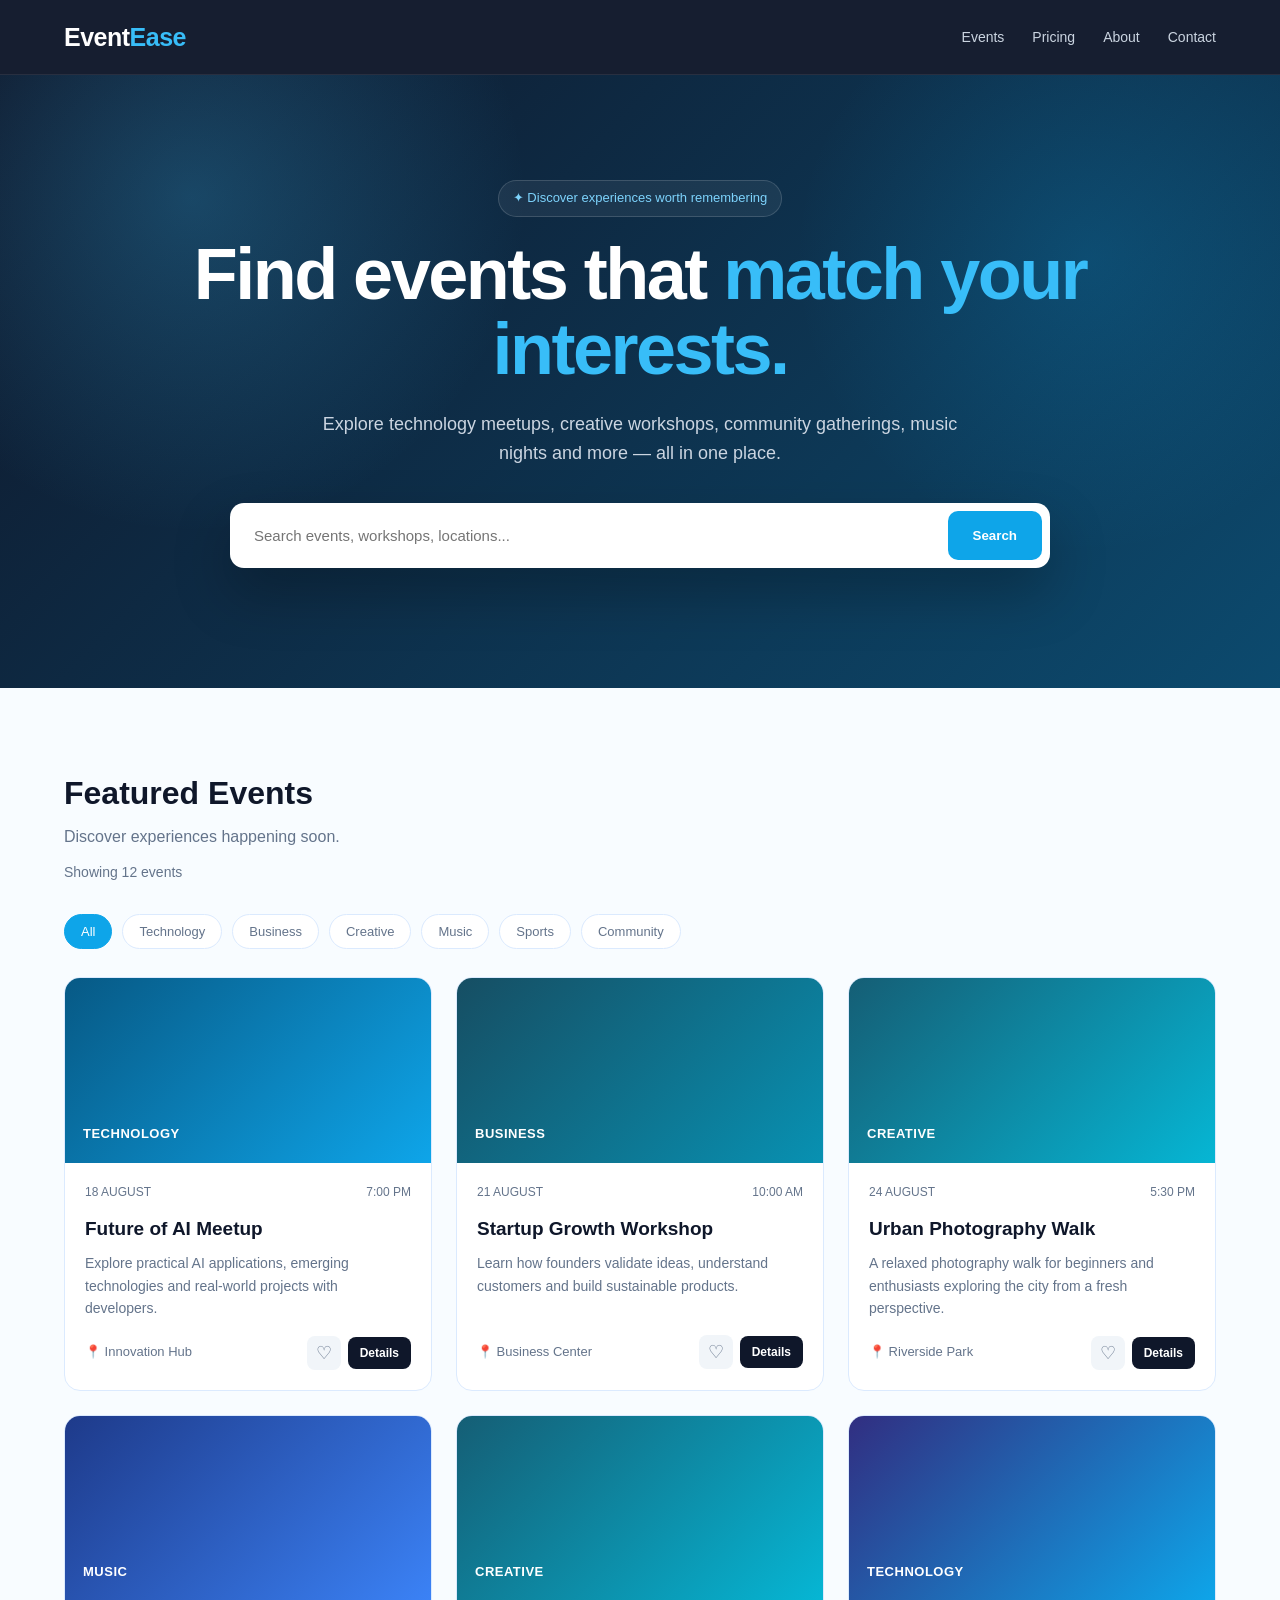
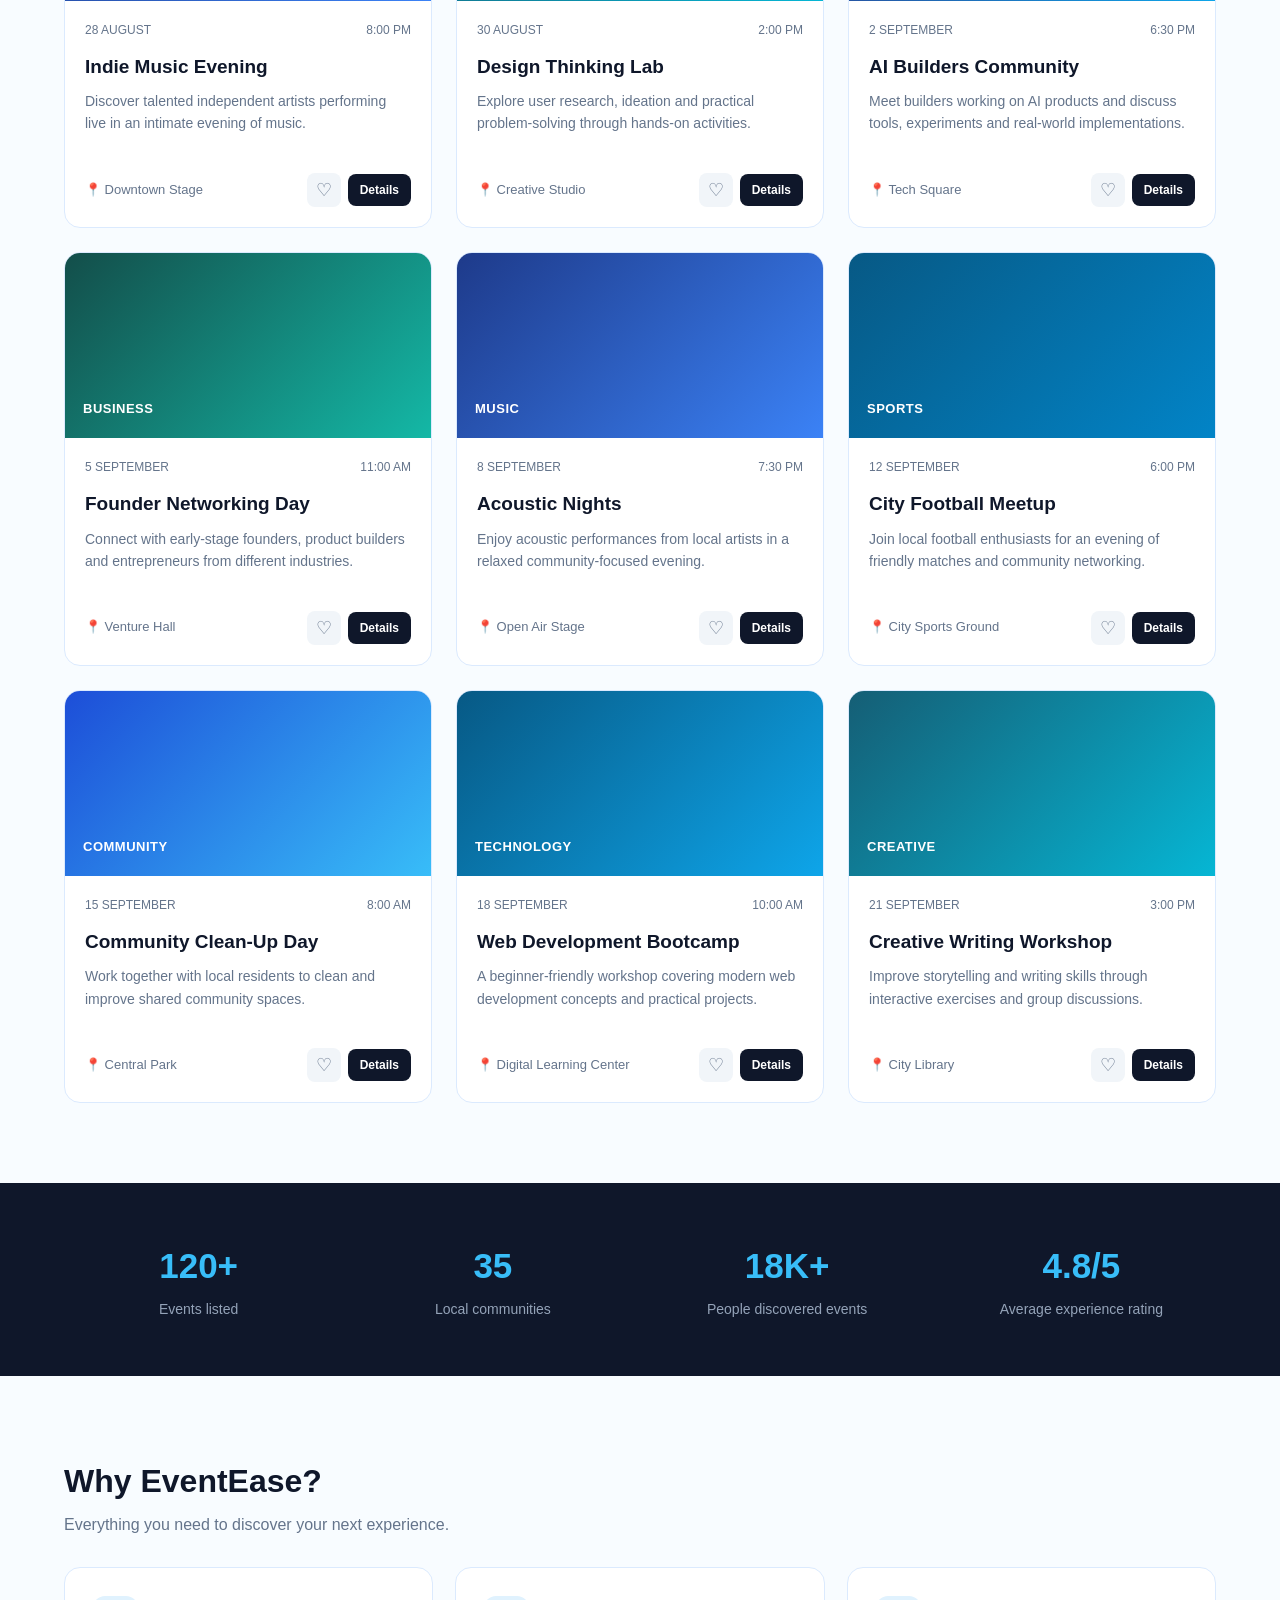
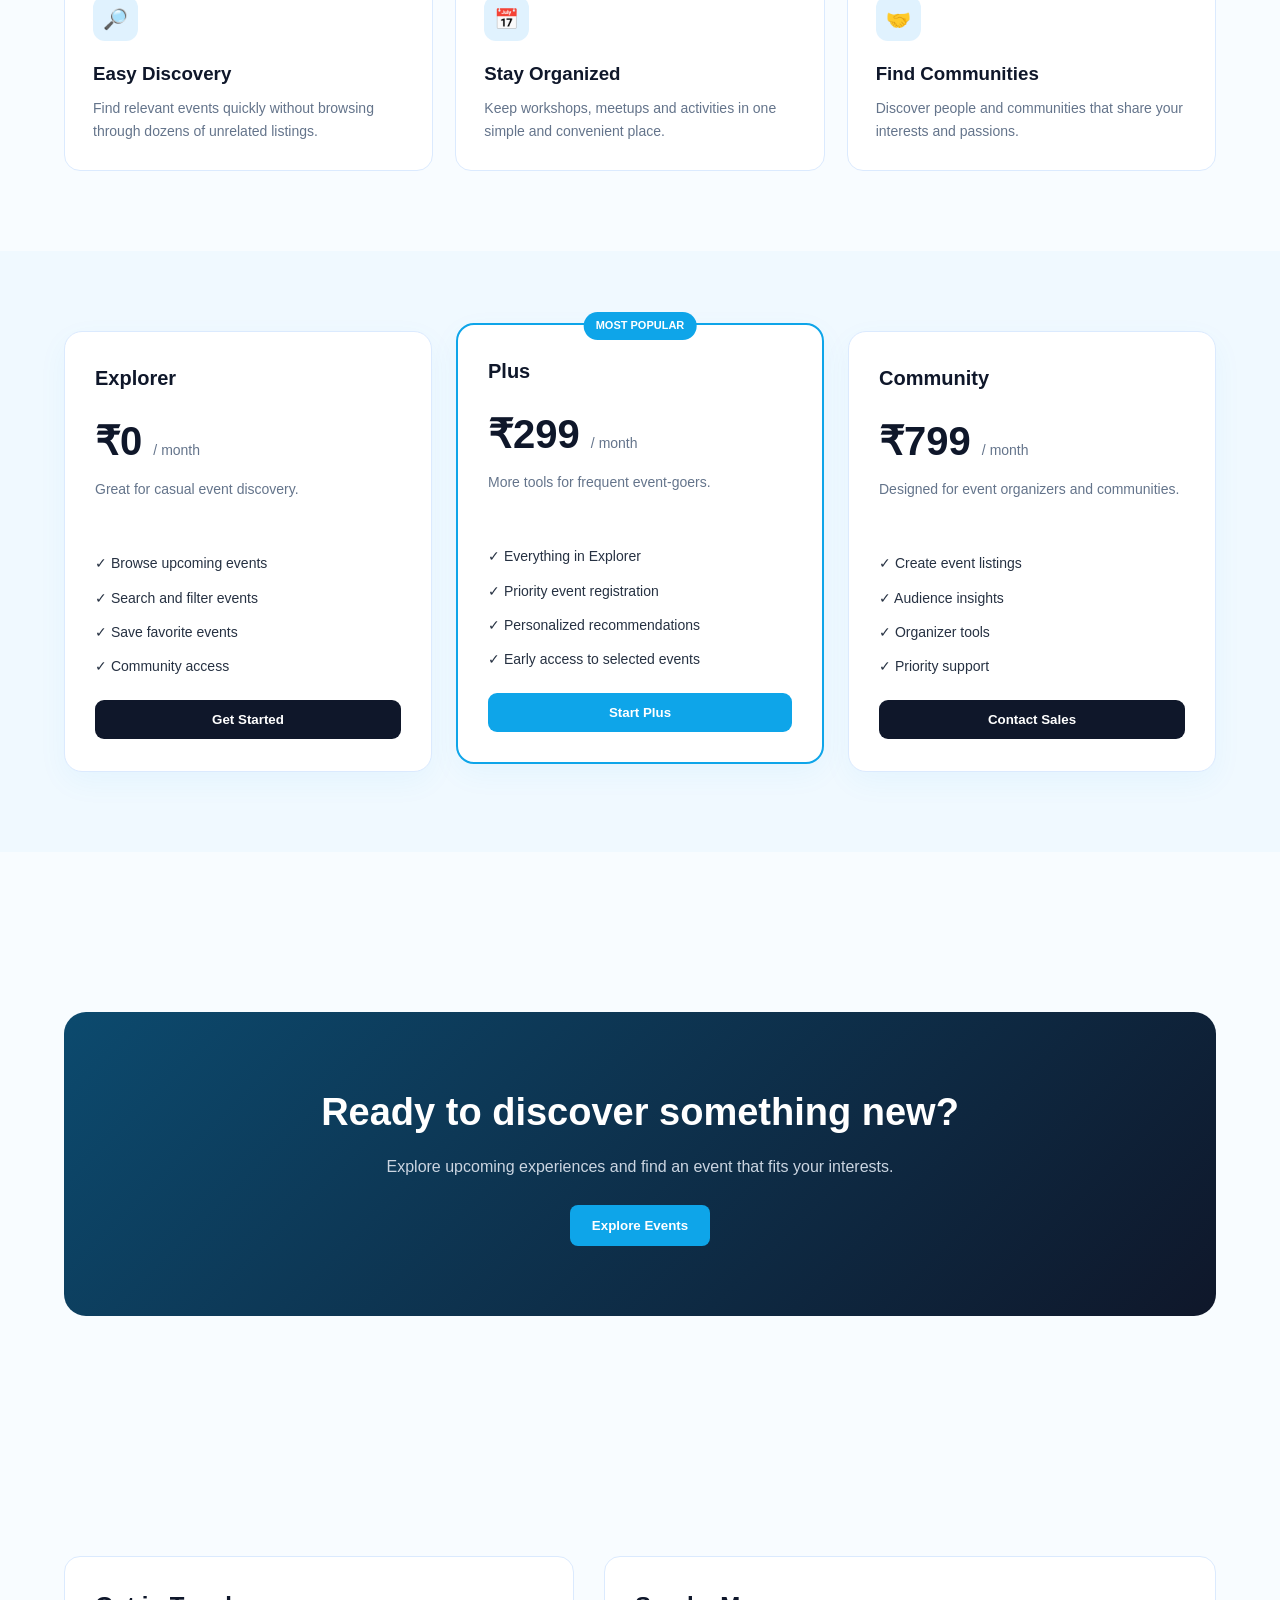
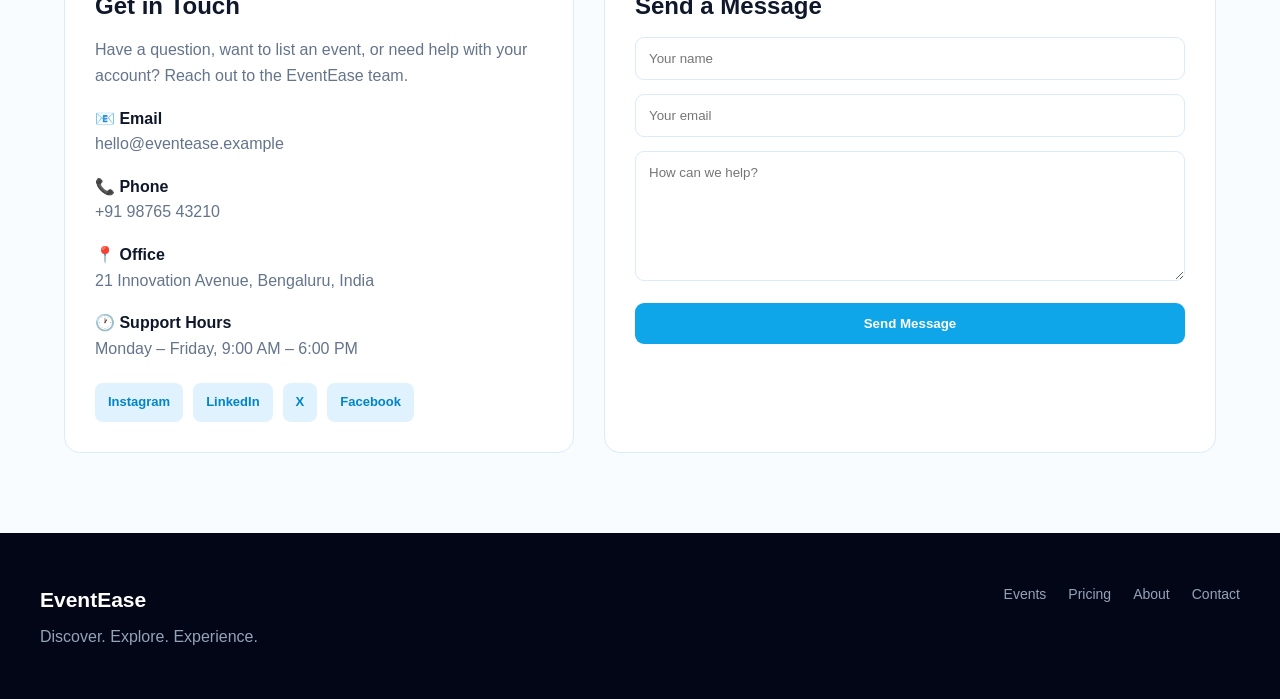
<file: index.html>
<!DOCTYPE html>
<html lang="en">
<head>
  <meta charset="UTF-8" />
  <meta name="viewport" content="width=device-width, initial-scale=1.0" />

  <title>EventEase | Discover Events</title>

  <style>
    * {
      margin: 0;
      padding: 0;
      box-sizing: border-box;
    }

    :root {
      --blue: #0ea5e9;
      --blue-dark: #0284c7;
      --blue-deep: #0369a1;
      --blue-light: #e0f2fe;
      --sky: #f0f9ff;
      --navy: #0f172a;
      --navy-2: #1e293b;
      --white: #ffffff;
      --text: #263142;
      --muted: #64748b;
      --border: #dbeafe;
      --cream: #f8fcff;
      --shadow: 0 15px 40px rgba(14, 165, 233, 0.12);
    }

    html {
      scroll-behavior: smooth;
    }

    body {
      font-family: Inter, Arial, sans-serif;
      background: var(--cream);
      color: var(--text);
      line-height: 1.6;
    }

    button,
    input,
    textarea {
      font-family: inherit;
    }

    a {
      text-decoration: none;
      color: inherit;
    }

    /* =========================
       NAVBAR
    ========================== */

    .navbar {
      position: sticky;
      top: 0;
      z-index: 1000;
      background: rgba(15, 23, 42, 0.97);
      backdrop-filter: blur(12px);
      border-bottom: 1px solid rgba(255, 255, 255, 0.08);
    }

    .nav-inner {
      max-width: 1200px;
      margin: auto;
      padding: 17px 24px;
      display: flex;
      align-items: center;
      justify-content: space-between;
      gap: 20px;
    }

    .logo {
      color: white;
      font-size: 25px;
      font-weight: 800;
      letter-spacing: -0.5px;
    }

    .logo span {
      color: #38bdf8;
    }

    .nav-links {
      display: flex;
      gap: 28px;
      color: #cbd5e1;
      font-size: 14px;
    }

    .nav-links a {
      transition: 0.2s ease;
    }

    .nav-links a:hover {
      color: #38bdf8;
    }

    /* =========================
       HERO
    ========================== */

    .hero {
      background:
        radial-gradient(
          circle at 15% 20%,
          rgba(56, 189, 248, 0.25),
          transparent 28%
        ),
        radial-gradient(
          circle at 85% 30%,
          rgba(14, 165, 233, 0.18),
          transparent 25%
        ),
        linear-gradient(
          135deg,
          #0f172a,
          #0c4a6e
        );

      color: white;
      padding: 105px 24px 120px;
      overflow: hidden;
    }

    .hero-inner {
      max-width: 1050px;
      margin: auto;
      text-align: center;
    }

    .hero-badge {
      display: inline-block;
      padding: 7px 14px;
      margin-bottom: 20px;
      border: 1px solid rgba(255,255,255,0.15);
      background: rgba(255,255,255,0.06);
      border-radius: 999px;
      color: #7dd3fc;
      font-size: 13px;
    }

    .hero h1 {
      max-width: 900px;
      margin: auto;
      font-size: clamp(42px, 7vw, 72px);
      line-height: 1.05;
      letter-spacing: -2.5px;
    }

    .hero h1 span {
      color: #38bdf8;
    }

    .hero p {
      max-width: 680px;
      margin: 22px auto 35px;
      color: #cbd5e1;
      font-size: 18px;
    }

    .search-wrapper {
      max-width: 820px;
      margin: auto;
      display: flex;
      gap: 8px;
      padding: 8px;
      background: white;
      border-radius: 14px;
      box-shadow: 0 25px 55px rgba(0,0,0,0.25);
    }

    .search-wrapper input {
      flex: 1;
      border: none;
      outline: none;
      padding: 16px;
      color: var(--text);
      font-size: 15px;
    }

    .search-btn {
      border: none;
      background: var(--blue);
      color: white;
      padding: 0 25px;
      border-radius: 10px;
      font-weight: 700;
      cursor: pointer;
      transition: 0.2s;
    }

    .search-btn:hover {
      background: var(--blue-dark);
    }

    /* =========================
       GENERAL
    ========================== */

    .section {
      max-width: 1200px;
      margin: auto;
      padding: 80px 24px;
    }

    .section-header {
      margin-bottom: 30px;
    }

    .section-header h2 {
      font-size: 32px;
      color: var(--navy);
    }

    .section-header p {
      margin-top: 5px;
      color: var(--muted);
    }

    .result-count {
      margin-top: 12px;
      color: var(--muted);
      font-size: 14px;
    }

    /* =========================
       FILTERS
    ========================== */

    .filters {
      display: flex;
      flex-wrap: wrap;
      gap: 10px;
      margin-bottom: 28px;
    }

    .filter {
      border: 1px solid var(--border);
      background: white;
      color: var(--muted);
      border-radius: 999px;
      padding: 9px 16px;
      font-size: 13px;
      cursor: pointer;
      transition: 0.2s;
    }

    .filter:hover,
    .filter.active {
      background: var(--blue);
      color: white;
      border-color: var(--blue);
    }

    /* =========================
       EVENTS
    ========================== */

    .events-grid {
      display: grid;
      grid-template-columns: repeat(3, 1fr);
      gap: 24px;
    }

    .event-card {
      background: white;
      border: 1px solid var(--border);
      border-radius: 16px;
      overflow: hidden;
      transition: 0.25s ease;
      cursor: pointer;
    }

    .event-card:hover {
      transform: translateY(-6px);
      box-shadow: var(--shadow);
      border-color: #7dd3fc;
    }

    .event-image {
      height: 185px;
      padding: 18px;
      display: flex;
      align-items: flex-end;
      color: white;
      font-size: 13px;
      font-weight: 700;
      letter-spacing: 0.5px;
    }

    .tech {
      background: linear-gradient(135deg, #075985, #0ea5e9);
    }

    .business {
      background: linear-gradient(135deg, #164e63, #0891b2);
    }

    .creative {
      background: linear-gradient(135deg, #155e75, #06b6d4);
    }

    .music {
      background: linear-gradient(135deg, #1e3a8a, #3b82f6);
    }

    .ai {
      background: linear-gradient(135deg, #312e81, #0ea5e9);
    }

    .startup {
      background: linear-gradient(135deg, #134e4a, #14b8a6);
    }

    .sports {
      background: linear-gradient(135deg, #075985, #0284c7);
    }

    .community {
      background: linear-gradient(135deg, #1d4ed8, #38bdf8);
    }

    .event-body {
      padding: 20px;
    }

    .event-meta {
      display: flex;
      justify-content: space-between;
      margin-bottom: 12px;
      color: var(--muted);
      font-size: 12px;
    }

    .event-body h3 {
      margin-bottom: 8px;
      color: var(--navy);
      font-size: 19px;
    }

    .event-body p {
      min-height: 67px;
      margin-bottom: 16px;
      color: var(--muted);
      font-size: 14px;
    }

    .event-footer {
      display: flex;
      justify-content: space-between;
      align-items: center;
      gap: 10px;
    }

    .event-location {
      color: var(--muted);
      font-size: 13px;
    }

    .event-actions {
      display: flex;
      align-items: center;
      gap: 7px;
    }

    .save-btn {
      width: 34px;
      height: 34px;
      border: none;
      border-radius: 8px;
      background: #f1f5f9;
      color: #64748b;
      font-size: 18px;
      cursor: pointer;
      transition: 0.2s;
    }

    .save-btn:hover {
      background: var(--blue-light);
      color: var(--blue);
    }

    .save-btn.saved {
      background: var(--blue-light);
      color: var(--blue);
    }

    .details-btn {
      border: none;
      background: var(--navy);
      color: white;
      padding: 9px 12px;
      border-radius: 8px;
      font-size: 12px;
      font-weight: 700;
      cursor: pointer;
    }

    .details-btn:hover {
      background: var(--blue-dark);
    }

    .empty-state {
      display: none;
      padding: 60px 20px;
      text-align: center;
      background: white;
      border: 1px dashed #bae6fd;
      border-radius: 16px;
      color: var(--muted);
    }

    /* =========================
       STATS
    ========================== */

    .stats {
      background: var(--navy);
      color: white;
    }

    .stats-inner {
      max-width: 1200px;
      margin: auto;
      padding: 55px 24px;
      display: grid;
      grid-template-columns: repeat(4, 1fr);
      gap: 25px;
      text-align: center;
    }

    .stat h3 {
      font-size: 35px;
      margin-bottom: 4px;
      color: #38bdf8;
    }

    .stat p {
      color: #94a3b8;
      font-size: 14px;
    }

    /* =========================
       WHY
    ========================== */

    .why-grid {
      display: grid;
      grid-template-columns: repeat(3, 1fr);
      gap: 22px;
    }

    .why-card {
      padding: 28px;
      background: white;
      border: 1px solid var(--border);
      border-radius: 16px;
      transition: 0.2s;
    }

    .why-card:hover {
      transform: translateY(-4px);
      box-shadow: var(--shadow);
    }

    .why-icon {
      width: 45px;
      height: 45px;
      margin-bottom: 18px;
      display: flex;
      align-items: center;
      justify-content: center;
      background: var(--blue-light);
      border-radius: 12px;
      font-size: 20px;
    }

    .why-card h3 {
      margin-bottom: 8px;
      color: var(--navy);
    }

    .why-card p {
      color: var(--muted);
      font-size: 14px;
    }

    /* =========================
       PRICING
    ========================== */

    .pricing-section {
      background: #f0f9ff;
    }

    .pricing-grid {
      max-width: 1200px;
      margin: auto;
      padding: 80px 24px;
      display: grid;
      grid-template-columns: repeat(3, 1fr);
      gap: 24px;
    }

    .pricing-card {
      position: relative;
      padding: 30px;
      background: white;
      border: 1px solid var(--border);
      border-radius: 18px;
      box-shadow: 0 10px 30px rgba(14, 165, 233, 0.05);
    }

    .pricing-card.featured {
      border: 2px solid var(--blue);
      transform: translateY(-8px);
    }

    .popular-badge {
      position: absolute;
      top: -13px;
      left: 50%;
      transform: translateX(-50%);
      padding: 5px 12px;
      background: var(--blue);
      color: white;
      border-radius: 999px;
      font-size: 11px;
      font-weight: 700;
    }

    .pricing-card h3 {
      color: var(--navy);
      font-size: 20px;
    }

    .price {
      margin: 15px 0 5px;
      color: var(--navy);
      font-size: 40px;
      font-weight: 800;
    }

    .price span {
      color: var(--muted);
      font-size: 14px;
      font-weight: 400;
    }

    .pricing-description {
      min-height: 52px;
      color: var(--muted);
      font-size: 14px;
    }

    .pricing-list {
      list-style: none;
      margin: 22px 0;
    }

    .pricing-list li {
      margin-bottom: 12px;
      color: var(--text);
      font-size: 14px;
    }

    .pricing-button {
      width: 100%;
      padding: 12px;
      border: none;
      border-radius: 9px;
      background: var(--navy);
      color: white;
      font-weight: 700;
      cursor: pointer;
    }

    .pricing-card.featured .pricing-button {
      background: var(--blue);
    }

    .pricing-button:hover {
      background: var(--blue-dark);
    }

    /* =========================
       CTA
    ========================== */

    .cta {
      max-width: 1200px;
      margin: 80px auto;
      padding: 70px 30px;
      border-radius: 22px;
      background: linear-gradient(135deg, #0c4a6e, #0f172a);
      color: white;
      text-align: center;
    }

    .cta h2 {
      margin-bottom: 12px;
      font-size: 38px;
    }

    .cta p {
      max-width: 600px;
      margin: auto auto 25px;
      color: #cbd5e1;
    }

    .cta button {
      border: none;
      background: var(--blue);
      color: white;
      padding: 13px 22px;
      border-radius: 8px;
      font-weight: 700;
      cursor: pointer;
    }

    .cta button:hover {
      background: var(--blue-dark);
    }

    /* =========================
       CONTACT
    ========================== */

    .contact-grid {
      display: grid;
      grid-template-columns: 1fr 1.2fr;
      gap: 30px;
    }

    .contact-info,
    .contact-form {
      padding: 30px;
      background: white;
      border: 1px solid var(--border);
      border-radius: 16px;
    }

    .contact-info h2,
    .contact-form h2 {
      color: var(--navy);
      margin-bottom: 12px;
    }

    .contact-info p {
      margin-bottom: 10px;
      color: var(--muted);
    }

    .contact-item {
      margin-top: 17px;
    }

    .contact-item strong {
      color: var(--navy);
    }

    .socials {
      display: flex;
      flex-wrap: wrap;
      gap: 10px;
      margin-top: 22px;
    }

    .social {
      padding: 9px 13px;
      border-radius: 8px;
      background: var(--blue-light);
      color: var(--blue-dark);
      font-size: 13px;
      font-weight: 700;
    }

    .contact-form input,
    .contact-form textarea {
      width: 100%;
      margin-bottom: 14px;
      padding: 13px;
      border: 1px solid var(--border);
      border-radius: 9px;
      outline: none;
    }

    .contact-form input:focus,
    .contact-form textarea:focus {
      border-color: var(--blue);
    }

    .contact-form textarea {
      min-height: 130px;
      resize: vertical;
    }

    .contact-form button {
      width: 100%;
      padding: 13px;
      border: none;
      border-radius: 9px;
      background: var(--blue);
      color: white;
      font-weight: 700;
      cursor: pointer;
    }

    .contact-form button:hover {
      background: var(--blue-dark);
    }

    /* =========================
       FOOTER
    ========================== */

    footer {
      padding: 50px 24px;
      background: #020617;
      color: #94a3b8;
    }

    .footer-inner {
      max-width: 1200px;
      margin: auto;
      display: flex;
      justify-content: space-between;
      gap: 30px;
    }

    .footer-brand {
      color: white;
      font-size: 21px;
      font-weight: 700;
      margin-bottom: 7px;
    }

    .footer-links {
      display: flex;
      flex-wrap: wrap;
      gap: 22px;
      font-size: 14px;
    }

    .footer-links a:hover {
      color: #38bdf8;
    }

    /* =========================
       EVENT MODAL
    ========================== */

    .modal-overlay {
      position: fixed;
      inset: 0;
      z-index: 3000;
      display: none;
      align-items: center;
      justify-content: center;
      padding: 20px;
      background: rgba(15, 23, 42, 0.78);
    }

    .modal-overlay.show {
      display: flex;
    }

    .event-modal {
      position: relative;
      width: 100%;
      max-width: 600px;
      max-height: 90vh;
      overflow-y: auto;
      padding: 35px;
      background: white;
      border-radius: 20px;
      box-shadow: 0 25px 60px rgba(0,0,0,0.3);
      animation: modalOpen 0.2s ease;
    }

    @keyframes modalOpen {
      from {
        opacity: 0;
        transform: translateY(20px) scale(0.97);
      }

      to {
        opacity: 1;
        transform: translateY(0) scale(1);
      }
    }

    .modal-close {
      position: absolute;
      top: 12px;
      right: 15px;
      border: none;
      background: transparent;
      color: var(--muted);
      font-size: 28px;
      cursor: pointer;
    }

    .modal-close:hover {
      color: var(--blue);
    }

    .modal-category {
      display: inline-block;
      margin-bottom: 12px;
      padding: 6px 10px;
      background: var(--blue-light);
      color: var(--blue-dark);
      border-radius: 999px;
      font-size: 12px;
      font-weight: 700;
    }

    .event-modal h2 {
      margin-bottom: 18px;
      color: var(--navy);
      font-size: 30px;
    }

    .modal-info {
      display: flex;
      flex-wrap: wrap;
      gap: 10px;
      margin-bottom: 22px;
    }

    .modal-info span {
      padding: 9px 11px;
      background: #f8fafc;
      border-radius: 8px;
      color: var(--muted);
      font-size: 13px;
    }

    .modal-description {
      color: var(--muted);
      font-size: 15px;
      margin-bottom: 20px;
    }

    .modal-extra {
      margin-top: 20px;
      padding: 18px;
      background: var(--sky);
      border-radius: 12px;
      border: 1px solid var(--border);
    }

    .modal-extra h4 {
      color: var(--navy);
      margin-bottom: 8px;
    }

    .modal-extra p {
      color: var(--muted);
      font-size: 14px;
    }

    .register-btn {
      width: 100%;
      margin-top: 24px;
      padding: 14px;
      border: none;
      border-radius: 10px;
      background: var(--blue);
      color: white;
      font-weight: 700;
      cursor: pointer;
    }

    .register-btn:hover {
      background: var(--blue-dark);
    }

    /* =========================
       TOAST
    ========================== */

    .toast {
      position: fixed;
      right: 20px;
      bottom: 20px;
      z-index: 4000;
      max-width: 360px;
      padding: 14px 17px;
      border-radius: 10px;
      background: var(--navy);
      color: white;
      opacity: 0;
      transform: translateY(15px);
      pointer-events: none;
      transition: 0.25s ease;
      font-size: 14px;
    }

    .toast.show {
      opacity: 1;
      transform: translateY(0);
    }

    /* =========================
       RESPONSIVE
    ========================== */

    @media (max-width: 900px) {
      .events-grid,
      .pricing-grid {
        grid-template-columns: repeat(2, 1fr);
      }

      .why-grid {
        grid-template-columns: 1fr;
      }

      .stats-inner {
        grid-template-columns: repeat(2, 1fr);
      }

      .contact-grid {
        grid-template-columns: 1fr;
      }

      .nav-links {
        display: none;
      }
    }

    @media (max-width: 600px) {
      .hero {
        padding: 75px 18px 85px;
      }

      .search-wrapper {
        flex-direction: column;
      }

      .search-btn {
        height: 50px;
      }

      .events-grid,
      .pricing-grid {
        grid-template-columns: 1fr;
      }

      .stats-inner {
        grid-template-columns: 1fr 1fr;
      }

      .footer-inner {
        flex-direction: column;
      }

      .pricing-card.featured {
        transform: none;
      }

      .event-modal {
        padding: 28px 22px;
      }
    }
  </style>
</head>

<body>

  <!-- =========================
       NAVBAR
  ========================== -->

  <nav class="navbar">
    <div class="nav-inner">

      <a href="#" class="logo">
        Event<span>Ease</span>
      </a>

      <div class="nav-links">
        <a href="#events">Events</a>
        <a href="#pricing">Pricing</a>
        <a href="#about">About</a>
        <a href="#contact">Contact</a>
      </div>

    </div>
  </nav>


  <!-- =========================
       HERO
  ========================== -->

  <section class="hero">

    <div class="hero-inner">

      <div class="hero-badge">
        ✦ Discover experiences worth remembering
      </div>

      <h1>
        Find events that
        <span>match your interests.</span>
      </h1>

      <p>
        Explore technology meetups, creative workshops, community gatherings,
        music nights and more — all in one place.
      </p>

      <div class="search-wrapper">

        <input
          type="text"
          id="searchInput"
          placeholder="Search events, workshops, locations..."
        />

        <button
          class="search-btn"
          onclick="searchEvents()"
        >
          Search
        </button>

      </div>

    </div>

  </section>


  <!-- =========================
       EVENTS
  ========================== -->

  <section class="section" id="events">

    <div class="section-header">

      <h2>Featured Events</h2>

      <p>
        Discover experiences happening soon.
      </p>

      <div
        class="result-count"
        id="resultCount"
      >
        Showing 12 events
      </div>

    </div>


    <!-- FILTERS -->

    <div class="filters">

      <button
        class="filter active"
        onclick="filterEvents('all', this)"
      >
        All
      </button>

      <button
        class="filter"
        onclick="filterEvents('tech', this)"
      >
        Technology
      </button>

      <button
        class="filter"
        onclick="filterEvents('business', this)"
      >
        Business
      </button>

      <button
        class="filter"
        onclick="filterEvents('creative', this)"
      >
        Creative
      </button>

      <button
        class="filter"
        onclick="filterEvents('music', this)"
      >
        Music
      </button>

      <button
        class="filter"
        onclick="filterEvents('sports', this)"
      >
        Sports
      </button>

      <button
        class="filter"
        onclick="filterEvents('community', this)"
      >
        Community
      </button>

    </div>


    <!-- EVENTS GRID -->

    <div class="events-grid">


      <!-- EVENT 1 -->

      <div
        class="event-card"
        data-category="tech"
        onclick="showEventDetails(
          'Future of AI Meetup',
          '18 August',
          '7:00 PM',
          'Innovation Hub',
          'Technology',
          'Explore practical AI applications, emerging technologies and real-world projects with developers.',
          'Meet developers, AI enthusiasts and technology professionals. The session includes discussions about generative AI, automation and modern AI tools.'
        )"
      >

        <div class="event-image tech">
          TECHNOLOGY
        </div>

        <div class="event-body">

          <div class="event-meta">
            <span>18 AUGUST</span>
            <span>7:00 PM</span>
          </div>

          <h3>Future of AI Meetup</h3>

          <p>
            Explore practical AI applications, emerging technologies
            and real-world projects with developers.
          </p>

          <div class="event-footer">

            <span class="event-location">
              📍 Innovation Hub
            </span>

            <div class="event-actions">

              <button
                class="save-btn"
                onclick="event.stopPropagation(); saveEvent(this)"
              >
                ♡
              </button>

              <button
                class="details-btn"
                onclick="event.stopPropagation(); showEventDetails(
                  'Future of AI Meetup',
                  '18 August',
                  '7:00 PM',
                  'Innovation Hub',
                  'Technology',
                  'Explore practical AI applications, emerging technologies and real-world projects with developers.',
                  'Meet developers, AI enthusiasts and technology professionals. The session includes discussions about generative AI, automation and modern AI tools.'
                )"
              >
                Details
              </button>

            </div>

          </div>

        </div>

      </div>


      <!-- EVENT 2 -->

      <div
        class="event-card"
        data-category="business"
        onclick="showEventDetails(
          'Startup Growth Workshop',
          '21 August',
          '10:00 AM',
          'Business Center',
          'Business',
          'Learn how founders validate ideas, understand customers and build sustainable products.',
          'This practical workshop covers customer discovery, product validation, business models and early-stage growth strategies.'
        )"
      >

        <div class="event-image business">
          BUSINESS
        </div>

        <div class="event-body">

          <div class="event-meta">
            <span>21 AUGUST</span>
            <span>10:00 AM</span>
          </div>

          <h3>Startup Growth Workshop</h3>

          <p>
            Learn how founders validate ideas, understand customers
            and build sustainable products.
          </p>

          <div class="event-footer">

            <span class="event-location">
              📍 Business Center
            </span>

            <div class="event-actions">

              <button
                class="save-btn"
                onclick="event.stopPropagation(); saveEvent(this)"
              >
                ♡
              </button>

              <button
                class="details-btn"
                onclick="event.stopPropagation(); showEventDetails(
                  'Startup Growth Workshop',
                  '21 August',
                  '10:00 AM',
                  'Business Center',
                  'Business',
                  'Learn how founders validate ideas, understand customers and build sustainable products.',
                  'This practical workshop covers customer discovery, product validation, business models and early-stage growth strategies.'
                )"
              >
                Details
              </button>

            </div>

          </div>

        </div>

      </div>


      <!-- EVENT 3 -->

      <div
        class="event-card"
        data-category="creative"
        onclick="showEventDetails(
          'Urban Photography Walk',
          '24 August',
          '5:30 PM',
          'Riverside Park',
          'Creative',
          'A relaxed photography walk for beginners and enthusiasts exploring the city from a fresh perspective.',
          'Participants will explore street photography techniques, composition and creative storytelling while walking through the city.'
        )"
      >

        <div class="event-image creative">
          CREATIVE
        </div>

        <div class="event-body">

          <div class="event-meta">
            <span>24 AUGUST</span>
            <span>5:30 PM</span>
          </div>

          <h3>Urban Photography Walk</h3>

          <p>
            A relaxed photography walk for beginners and enthusiasts
            exploring the city from a fresh perspective.
          </p>

          <div class="event-footer">

            <span class="event-location">
              📍 Riverside Park
            </span>

            <div class="event-actions">

              <button
                class="save-btn"
                onclick="event.stopPropagation(); saveEvent(this)"
              >
                ♡
              </button>

              <button
                class="details-btn"
                onclick="event.stopPropagation(); showEventDetails(
                  'Urban Photography Walk',
                  '24 August',
                  '5:30 PM',
                  'Riverside Park',
                  'Creative',
                  'A relaxed photography walk for beginners and enthusiasts exploring the city from a fresh perspective.',
                  'Participants will explore street photography techniques, composition and creative storytelling while walking through the city.'
                )"
              >
                Details
              </button>

            </div>

          </div>

        </div>

      </div>


      <!-- EVENT 4 -->

      <div
        class="event-card"
        data-category="music"
        onclick="showEventDetails(
          'Indie Music Evening',
          '28 August',
          '8:00 PM',
          'Downtown Stage',
          'Music',
          'Discover talented independent artists performing live in an intimate evening of music.',
          'Enjoy live acoustic and indie performances from emerging local artists. Food and refreshments will also be available.'
        )"
      >

        <div class="event-image music">
          MUSIC
        </div>

        <div class="event-body">

          <div class="event-meta">
            <span>28 AUGUST</span>
            <span>8:00 PM</span>
          </div>

          <h3>Indie Music Evening</h3>

          <p>
            Discover talented independent artists performing live
            in an intimate evening of music.
          </p>

          <div class="event-footer">

            <span class="event-location">
              📍 Downtown Stage
            </span>

            <div class="event-actions">

              <button
                class="save-btn"
                onclick="event.stopPropagation(); saveEvent(this)"
              >
                ♡
              </button>

              <button
                class="details-btn"
                onclick="event.stopPropagation(); showEventDetails(
                  'Indie Music Evening',
                  '28 August',
                  '8:00 PM',
                  'Downtown Stage',
                  'Music',
                  'Discover talented independent artists performing live in an intimate evening of music.',
                  'Enjoy live acoustic and indie performances from emerging local artists. Food and refreshments will also be available.'
                )"
              >
                Details
              </button>

            </div>

          </div>

        </div>

      </div>


      <!-- EVENT 5 -->

      <div
        class="event-card"
        data-category="creative"
        onclick="showEventDetails(
          'Design Thinking Lab',
          '30 August',
          '2:00 PM',
          'Creative Studio',
          'Creative',
          'Explore user research, ideation and practical problem-solving through hands-on activities.',
          'Work in teams to solve real-world design challenges using user research, brainstorming, prototyping and testing.'
        )"
      >

        <div class="event-image creative">
          CREATIVE
        </div>

        <div class="event-body">

          <div class="event-meta">
            <span>30 AUGUST</span>
            <span>2:00 PM</span>
          </div>

          <h3>Design Thinking Lab</h3>

          <p>
            Explore user research, ideation and practical
            problem-solving through hands-on activities.
          </p>

          <div class="event-footer">

            <span class="event-location">
              📍 Creative Studio
            </span>

            <div class="event-actions">

              <button
                class="save-btn"
                onclick="event.stopPropagation(); saveEvent(this)"
              >
                ♡
              </button>

              <button
                class="details-btn"
                onclick="event.stopPropagation(); showEventDetails(
                  'Design Thinking Lab',
                  '30 August',
                  '2:00 PM',
                  'Creative Studio',
                  'Creative',
                  'Explore user research, ideation and practical problem-solving through hands-on activities.',
                  'Work in teams to solve real-world design challenges using user research, brainstorming, prototyping and testing.'
                )"
              >
                Details
              </button>

            </div>

          </div>

        </div>

      </div>


      <!-- EVENT 6 -->

      <div
        class="event-card"
        data-category="tech"
        onclick="showEventDetails(
          'AI Builders Community',
          '2 September',
          '6:30 PM',
          'Tech Square',
          'Technology',
          'Meet builders working on AI products and discuss tools, experiments and real-world implementations.',
          'A community meetup for developers building AI applications. Participants can share projects, ask questions and meet other builders.'
        )"
      >

        <div class="event-image ai">
          TECHNOLOGY
        </div>

        <div class="event-body">

          <div class="event-meta">
            <span>2 SEPTEMBER</span>
            <span>6:30 PM</span>
          </div>

          <h3>AI Builders Community</h3>

          <p>
            Meet builders working on AI products and discuss
            tools, experiments and real-world implementations.
          </p>

          <div class="event-footer">

            <span class="event-location">
              📍 Tech Square
            </span>

            <div class="event-actions">

              <button
                class="save-btn"
                onclick="event.stopPropagation(); saveEvent(this)"
              >
                ♡
              </button>

              <button
                class="details-btn"
                onclick="event.stopPropagation(); showEventDetails(
                  'AI Builders Community',
                  '2 September',
                  '6:30 PM',
                  'Tech Square',
                  'Technology',
                  'Meet builders working on AI products and discuss tools, experiments and real-world implementations.',
                  'A community meetup for developers building AI applications. Participants can share projects, ask questions and meet other builders.'
                )"
              >
                Details
              </button>

            </div>

          </div>

        </div>

      </div>


      <!-- EVENT 7 -->

      <div
        class="event-card"
        data-category="business"
        onclick="showEventDetails(
          'Founder Networking Day',
          '5 September',
          '11:00 AM',
          'Venture Hall',
          'Business',
          'Connect with early-stage founders, product builders and entrepreneurs from different industries.',
          'Meet entrepreneurs, startup founders and professionals. The event includes networking sessions and informal discussions.'
        )"
      >

        <div class="event-image startup">
          BUSINESS
        </div>

        <div class="event-body">

          <div class="event-meta">
            <span>5 SEPTEMBER</span>
            <span>11:00 AM</span>
          </div>

          <h3>Founder Networking Day</h3>

          <p>
            Connect with early-stage founders, product builders
            and entrepreneurs from different industries.
          </p>

          <div class="event-footer">

            <span class="event-location">
              📍 Venture Hall
            </span>

            <div class="event-actions">

              <button
                class="save-btn"
                onclick="event.stopPropagation(); saveEvent(this)"
              >
                ♡
              </button>

              <button
                class="details-btn"
                onclick="event.stopPropagation(); showEventDetails(
                  'Founder Networking Day',
                  '5 September',
                  '11:00 AM',
                  'Venture Hall',
                  'Business',
                  'Connect with early-stage founders, product builders and entrepreneurs from different industries.',
                  'Meet entrepreneurs, startup founders and professionals. The event includes networking sessions and informal discussions.'
                )"
              >
                Details
              </button>

            </div>

          </div>

        </div>

      </div>


      <!-- EVENT 8 -->

      <div
        class="event-card"
        data-category="music"
        onclick="showEventDetails(
          'Acoustic Nights',
          '8 September',
          '7:30 PM',
          'Open Air Stage',
          'Music',
          'Enjoy acoustic performances from local artists in a relaxed community-focused evening.',
          'A peaceful evening featuring acoustic performances, local artists and a community atmosphere.'
        )"
      >

        <div class="event-image music">
          MUSIC
        </div>

        <div class="event-body">

          <div class="event-meta">
            <span>8 SEPTEMBER</span>
            <span>7:30 PM</span>
          </div>

          <h3>Acoustic Nights</h3>

          <p>
            Enjoy acoustic performances from local artists in
            a relaxed community-focused evening.
          </p>

          <div class="event-footer">

            <span class="event-location">
              📍 Open Air Stage
            </span>

            <div class="event-actions">

              <button
                class="save-btn"
                onclick="event.stopPropagation(); saveEvent(this)"
              >
                ♡
              </button>

              <button
                class="details-btn"
                onclick="event.stopPropagation(); showEventDetails(
                  'Acoustic Nights',
                  '8 September',
                  '7:30 PM',
                  'Open Air Stage',
                  'Music',
                  'Enjoy acoustic performances from local artists in a relaxed community-focused evening.',
                  'A peaceful evening featuring acoustic performances, local artists and a community atmosphere.'
                )"
              >
                Details
              </button>

            </div>

          </div>

        </div>

      </div>


      <!-- EVENT 9 -->

      <div
        class="event-card"
        data-category="sports"
        onclick="showEventDetails(
          'City Football Meetup',
          '12 September',
          '6:00 PM',
          'City Sports Ground',
          'Sports',
          'Join local football enthusiasts for an evening of friendly matches and community networking.',
          'Players of different skill levels are welcome. The event focuses on friendly competition and meeting new people.'
        )"
      >

        <div class="event-image sports">
          SPORTS
        </div>

        <div class="event-body">

          <div class="event-meta">
            <span>12 SEPTEMBER</span>
            <span>6:00 PM</span>
          </div>

          <h3>City Football Meetup</h3>

          <p>
            Join local football enthusiasts for an evening
            of friendly matches and community networking.
          </p>

          <div class="event-footer">

            <span class="event-location">
              📍 City Sports Ground
            </span>

            <div class="event-actions">

              <button
                class="save-btn"
                onclick="event.stopPropagation(); saveEvent(this)"
              >
                ♡
              </button>

              <button
                class="details-btn"
                onclick="event.stopPropagation(); showEventDetails(
                  'City Football Meetup',
                  '12 September',
                  '6:00 PM',
                  'City Sports Ground',
                  'Sports',
                  'Join local football enthusiasts for an evening of friendly matches and community networking.',
                  'Players of different skill levels are welcome. The event focuses on friendly competition and meeting new people.'
                )"
              >
                Details
              </button>

            </div>

          </div>

        </div>

      </div>


      <!-- EVENT 10 -->

      <div
        class="event-card"
        data-category="community"
        onclick="showEventDetails(
          'Community Clean-Up Day',
          '15 September',
          '8:00 AM',
          'Central Park',
          'Community',
          'Work together with local residents to clean and improve shared community spaces.',
          'Volunteers will work together on cleaning, planting and improving public areas. Everyone from the local community is welcome.'
        )"
      >

        <div class="event-image community">
          COMMUNITY
        </div>

        <div class="event-body">

          <div class="event-meta">
            <span>15 SEPTEMBER</span>
            <span>8:00 AM</span>
          </div>

          <h3>Community Clean-Up Day</h3>

          <p>
            Work together with local residents to clean
            and improve shared community spaces.
          </p>

          <div class="event-footer">

            <span class="event-location">
              📍 Central Park
            </span>

            <div class="event-actions">

              <button
                class="save-btn"
                onclick="event.stopPropagation(); saveEvent(this)"
              >
                ♡
              </button>

              <button
                class="details-btn"
                onclick="event.stopPropagation(); showEventDetails(
                  'Community Clean-Up Day',
                  '15 September',
                  '8:00 AM',
                  'Central Park',
                  'Community',
                  'Work together with local residents to clean and improve shared community spaces.',
                  'Volunteers will work together on cleaning, planting and improving public areas. Everyone from the local community is welcome.'
                )"
              >
                Details
              </button>

            </div>

          </div>

        </div>

      </div>


      <!-- EVENT 11 -->

      <div
        class="event-card"
        data-category="tech"
        onclick="showEventDetails(
          'Web Development Bootcamp',
          '18 September',
          '10:00 AM',
          'Digital Learning Center',
          'Technology',
          'A beginner-friendly workshop covering modern web development concepts and practical projects.',
          'Learn the basics of HTML, CSS, JavaScript and modern web development through practical exercises.'
        )"
      >

        <div class="event-image tech">
          TECHNOLOGY
        </div>

        <div class="event-body">

          <div class="event-meta">
            <span>18 SEPTEMBER</span>
            <span>10:00 AM</span>
          </div>

          <h3>Web Development Bootcamp</h3>

          <p>
            A beginner-friendly workshop covering modern web
            development concepts and practical projects.
          </p>

          <div class="event-footer">

            <span class="event-location">
              📍 Digital Learning Center
            </span>

            <div class="event-actions">

              <button
                class="save-btn"
                onclick="event.stopPropagation(); saveEvent(this)"
              >
                ♡
              </button>

              <button
                class="details-btn"
                onclick="event.stopPropagation(); showEventDetails(
                  'Web Development Bootcamp',
                  '18 September',
                  '10:00 AM',
                  'Digital Learning Center',
                  'Technology',
                  'A beginner-friendly workshop covering modern web development concepts and practical projects.',
                  'Learn the basics of HTML, CSS, JavaScript and modern web development through practical exercises.'
                )"
              >
                Details
              </button>

            </div>

          </div>

        </div>

      </div>


      <!-- EVENT 12 -->

      <div
        class="event-card"
        data-category="creative"
        onclick="showEventDetails(
          'Creative Writing Workshop',
          '21 September',
          '3:00 PM',
          'City Library',
          'Creative',
          'Improve storytelling and writing skills through interactive exercises and group discussions.',
          'Participants will learn storytelling techniques, character development and creative writing exercises.'
        )"
      >

        <div class="event-image creative">
          CREATIVE
        </div>

        <div class="event-body">

          <div class="event-meta">
            <span>21 SEPTEMBER</span>
            <span>3:00 PM</span>
          </div>

          <h3>Creative Writing Workshop</h3>

          <p>
            Improve storytelling and writing skills through
            interactive exercises and group discussions.
          </p>

          <div class="event-footer">

            <span class="event-location">
              📍 City Library
            </span>

            <div class="event-actions">

              <button
                class="save-btn"
                onclick="event.stopPropagation(); saveEvent(this)"
              >
                ♡
              </button>

              <button
                class="details-btn"
                onclick="event.stopPropagation(); showEventDetails(
                  'Creative Writing Workshop',
                  '21 September',
                  '3:00 PM',
                  'City Library',
                  'Creative',
                  'Improve storytelling and writing skills through interactive exercises and group discussions.',
                  'Participants will learn storytelling techniques, character development and creative writing exercises.'
                )"
              >
                Details
              </button>

            </div>

          </div>

        </div>

      </div>

    </div>


    <div
      class="empty-state"
      id="emptyState"
    >
      <h3>No events found</h3>
      <p>Try another search or category.</p>
    </div>

  </section>


  <!-- =========================
       STATS
  ========================== -->

  <section class="stats">

    <div class="stats-inner">

      <div class="stat">
        <h3>120+</h3>
        <p>Events listed</p>
      </div>

      <div class="stat">
        <h3>35</h3>
        <p>Local communities</p>
      </div>

      <div class="stat">
        <h3>18K+</h3>
        <p>People discovered events</p>
      </div>

      <div class="stat">
        <h3>4.8/5</h3>
        <p>Average experience rating</p>
      </div>

    </div>

  </section>


  <!-- =========================
       WHY EVENTEASE
  ========================== -->

  <section
    class="section"
    id="about"
  >

    <div class="section-header">

      <h2>
        Why EventEase?
      </h2>

      <p>
        Everything you need to discover your next experience.
      </p>

    </div>

    <div class="why-grid">

      <div class="why-card">

        <div class="why-icon">
          🔎
        </div>

        <h3>
          Easy Discovery
        </h3>

        <p>
          Find relevant events quickly without browsing through
          dozens of unrelated listings.
        </p>

      </div>


      <div class="why-card">

        <div class="why-icon">
          📅
        </div>

        <h3>
          Stay Organized
        </h3>

        <p>
          Keep workshops, meetups and activities in one simple
          and convenient place.
        </p>

      </div>


      <div class="why-card">

        <div class="why-icon">
          🤝
        </div>

        <h3>
          Find Communities
        </h3>

        <p>
          Discover people and communities that share your interests
          and passions.
        </p>

      </div>

    </div>

  </section>


  <!-- =========================
       PRICING
  ========================== -->

  <section
    class="pricing-section"
    id="pricing"
  >

    <div class="pricing-grid">

      <div class="pricing-card">

        <h3>
          Explorer
        </h3>

        <div class="price">
          ₹0 <span>/ month</span>
        </div>

        <p class="pricing-description">
          Great for casual event discovery.
        </p>

        <ul class="pricing-list">
          <li>✓ Browse upcoming events</li>
          <li>✓ Search and filter events</li>
          <li>✓ Save favorite events</li>
          <li>✓ Community access</li>
        </ul>

        <button
          class="pricing-button"
          onclick="showToast('Explorer plan selected.')"
        >
          Get Started
        </button>

      </div>


      <div class="pricing-card featured">

        <div class="popular-badge">
          MOST POPULAR
        </div>

        <h3>
          Plus
        </h3>

        <div class="price">
          ₹299 <span>/ month</span>
        </div>

        <p class="pricing-description">
          More tools for frequent event-goers.
        </p>

        <ul class="pricing-list">
          <li>✓ Everything in Explorer</li>
          <li>✓ Priority event registration</li>
          <li>✓ Personalized recommendations</li>
          <li>✓ Early access to selected events</li>
        </ul>

        <button
          class="pricing-button"
          onclick="showToast('Plus plan selected.')"
        >
          Start Plus
        </button>

      </div>


      <div class="pricing-card">

        <h3>
          Community
        </h3>

        <div class="price">
          ₹799 <span>/ month</span>
        </div>

        <p class="pricing-description">
          Designed for event organizers and communities.
        </p>

        <ul class="pricing-list">
          <li>✓ Create event listings</li>
          <li>✓ Audience insights</li>
          <li>✓ Organizer tools</li>
          <li>✓ Priority support</li>
        </ul>

        <button
          class="pricing-button"
          onclick="showToast('Community plan selected.')"
        >
          Contact Sales
        </button>

      </div>

    </div>

  </section>


  <!-- =========================
       CTA
  ========================== -->

  <section class="section">

    <div class="cta">

      <h2>
        Ready to discover something new?
      </h2>

      <p>
        Explore upcoming experiences and find an event
        that fits your interests.
      </p>

      <button
        onclick="document.getElementById('events').scrollIntoView()"
      >
        Explore Events
      </button>

    </div>

  </section>


  <!-- =========================
       CONTACT
  ========================== -->

  <section
    class="section"
    id="contact"
  >

    <div class="contact-grid">

      <div class="contact-info">

        <h2>
          Get in Touch
        </h2>

        <p>
          Have a question, want to list an event, or need help
          with your account? Reach out to the EventEase team.
        </p>

        <div class="contact-item">
          <strong>📧 Email</strong>
          <p>hello@eventease.example</p>
        </div>

        <div class="contact-item">
          <strong>📞 Phone</strong>
          <p>+91 98765 43210</p>
        </div>

        <div class="contact-item">
          <strong>📍 Office</strong>
          <p>21 Innovation Avenue, Bengaluru, India</p>
        </div>

        <div class="contact-item">
          <strong>🕐 Support Hours</strong>
          <p>Monday – Friday, 9:00 AM – 6:00 PM</p>
        </div>

        <div class="socials">

          <a
            class="social"
            href="https://instagram.com/eventease_official"
            target="_blank"
            rel="noopener noreferrer"
          >
            Instagram
          </a>

          <a
            class="social"
            href="https://linkedin.com/company/eventease-official"
            target="_blank"
            rel="noopener noreferrer"
          >
            LinkedIn
          </a>

          <a
            class="social"
            href="https://x.com/eventease_app"
            target="_blank"
            rel="noopener noreferrer"
          >
            X
          </a>

          <a
            class="social"
            href="https://facebook.com/eventeaseofficial"
            target="_blank"
            rel="noopener noreferrer"
          >
            Facebook
          </a>

        </div>

      </div>


      <div class="contact-form">

        <h2>
          Send a Message
        </h2>

        <form onsubmit="submitContact(event)">

          <input
            type="text"
            id="contactName"
            placeholder="Your name"
            required
          />

          <input
            type="email"
            id="contactEmail"
            placeholder="Your email"
            required
          />

          <textarea
            id="contactMessage"
            placeholder="How can we help?"
            required
          ></textarea>

          <button type="submit">
            Send Message
          </button>

        </form>

      </div>

    </div>

  </section>


  <!-- =========================
       FOOTER
  ========================== -->

  <footer>

    <div class="footer-inner">

      <div>

        <div class="footer-brand">
          EventEase
        </div>

        <p>
          Discover. Explore. Experience.
        </p>

      </div>

      <div class="footer-links">

        <a href="#events">
          Events
        </a>

        <a href="#pricing">
          Pricing
        </a>

        <a href="#about">
          About
        </a>

        <a href="#contact">
          Contact
        </a>

      </div>

    </div>

  </footer>


  <!-- =========================
       EVENT DETAILS MODAL
  ========================== -->

  <div
    class="modal-overlay"
    id="eventModal"
  >

    <div class="event-modal">

      <button
        class="modal-close"
        onclick="closeEventModal()"
      >
        ×
      </button>

      <span
        id="modalCategory"
        class="modal-category"
      ></span>

      <h2
        id="modalTitle"
      ></h2>

      <div class="modal-info">

        <span id="modalDate"></span>

        <span id="modalTime"></span>

        <span id="modalLocation"></span>

      </div>

      <p
        id="modalDescription"
        class="modal-description"
      ></p>

      <div class="modal-extra">

        <h4>
          About this event
        </h4>

        <p
          id="modalExtra"
        ></p>

      </div>

      <button
        id="registerButton"
        class="register-btn"
      >
        Register for Event
      </button>

    </div>

  </div>


  <!-- =========================
       TOAST
  ========================== -->

  <div
    id="toast"
    class="toast"
  ></div>


  <!-- =========================
       JAVASCRIPT
  ========================== -->

  <script>

    let currentEvent = null;


    /* =========================
       SEARCH
    ========================== */

    function searchEvents() {

      const query = document
        .getElementById("searchInput")
        .value
        .trim()
        .toLowerCase();

      const cards =
        document.querySelectorAll(".event-card");

      let visibleCount = 0;

      cards.forEach(card => {

        const content =
          card.innerText.toLowerCase();

        const matches =
          !query || content.includes(query);

        card.style.display =
          matches ? "block" : "none";

        if (matches) {
          visibleCount++;
        }

      });

      updateResultCount(visibleCount);

      document.getElementById("emptyState").style.display =
        visibleCount === 0 ? "block" : "none";
    }


    document
      .getElementById("searchInput")
      .addEventListener(
        "input",
        searchEvents
      );


    /* =========================
       FILTERS
    ========================== */

    function filterEvents(category, button) {

      document
        .querySelectorAll(".filter")
        .forEach(btn => {
          btn.classList.remove("active");
        });

      button.classList.add("active");

      document
        .getElementById("searchInput")
        .value = "";

      const cards =
        document.querySelectorAll(".event-card");

      let visibleCount = 0;

      cards.forEach(card => {

        const matches =
          category === "all" ||
          card.dataset.category === category;

        card.style.display =
          matches ? "block" : "none";

        if (matches) {
          visibleCount++;
        }

      });

      updateResultCount(visibleCount);

      document.getElementById("emptyState").style.display =
        visibleCount === 0 ? "block" : "none";
    }


    function updateResultCount(count) {

      document.getElementById("resultCount")
        .textContent =
        `Showing ${count} event${count === 1 ? "" : "s"}`;
    }


    /* =========================
       EVENT DETAILS
    ========================== */

    function showEventDetails(
      title,
      date,
      time,
      location,
      category,
      description,
      extra
    ) {

      currentEvent = title;

      document.getElementById("modalTitle")
        .textContent = title;

      document.getElementById("modalDate")
        .textContent = `📅 ${date}`;

      document.getElementById("modalTime")
        .textContent = `⏰ ${time}`;

      document.getElementById("modalLocation")
        .textContent = `📍 ${location}`;

      document.getElementById("modalCategory")
        .textContent = category;

      document.getElementById("modalDescription")
        .textContent = description;

      document.getElementById("modalExtra")
        .textContent = extra;

      document
        .getElementById("eventModal")
        .classList.add("show");
    }


    function closeEventModal() {

      document
        .getElementById("eventModal")
        .classList.remove("show");
    }


    document
      .getElementById("eventModal")
      .addEventListener(
        "click",
        function(event) {

          if (event.target === this) {
            closeEventModal();
          }

        }
      );


    /* =========================
       REGISTER
    ========================== */

    document
      .getElementById("registerButton")
      .addEventListener(
        "click",
        function() {

          if (!currentEvent) {
            return;
          }

          showToast(
            `Registration confirmed for "${currentEvent}".`
          );

          closeEventModal();
        }
      );


    /* =========================
       SAVE EVENT
    ========================== */

    function saveEvent(button) {

      const card =
        button.closest(".event-card");

      const eventName =
        card.querySelector("h3").textContent;

      let savedEvents =
        JSON.parse(
          localStorage.getItem(
            "eventeaseSavedEvents"
          )
        ) || [];

      if (savedEvents.includes(eventName)) {

        savedEvents =
          savedEvents.filter(
            name => name !== eventName
          );

        button.classList.remove("saved");

        button.textContent = "♡";

        showToast(
          `"${eventName}" removed from saved events.`
        );

      } else {

        savedEvents.push(eventName);

        button.classList.add("saved");

        button.textContent = "♥";

        showToast(
          `"${eventName}" saved.`
        );
      }

      localStorage.setItem(
        "eventeaseSavedEvents",
        JSON.stringify(savedEvents)
      );
    }


    /* =========================
       CONTACT
    ========================== */

    function submitContact(event) {

      event.preventDefault();

      const name =
        document
          .getElementById("contactName")
          .value
          .trim();

      const email =
        document
          .getElementById("contactEmail")
          .value
          .trim();

      if (!name || !email) {

        showToast(
          "Please fill in all required fields."
        );

        return;
      }

      event.target.reset();

      showToast(
        `Thanks ${name}! Your message has been received.`
      );
    }


    /* =========================
       TOAST
    ========================== */

    function showToast(message) {

      const toast =
        document.getElementById("toast");

      toast.textContent = message;

      toast.classList.add("show");

      setTimeout(() => {

        toast.classList.remove("show");

      }, 3000);
    }


    /* =========================
       LOAD SAVED EVENTS
    ========================== */

    function loadSavedEvents() {

      const savedEvents =
        JSON.parse(
          localStorage.getItem(
            "eventeaseSavedEvents"
          )
        ) || [];

      document
        .querySelectorAll(".event-card")
        .forEach(card => {

          const eventName =
            card.querySelector("h3").textContent;

          const button =
            card.querySelector(".save-btn");

          if (
            savedEvents.includes(eventName)
          ) {

            button.classList.add("saved");

            button.textContent = "♥";
          }

        });
    }


    /* =========================
       INITIAL STATE
    ========================== */

    updateResultCount(
      document
        .querySelectorAll(".event-card")
        .length
    );

    loadSavedEvents();

  </script>


  <!-- =========================
       CONTEXTA AI WIDGET
  ========================== -->

  <script src="http://localhost:5000/widget.js"></script>

</body>
</html>
</file>
